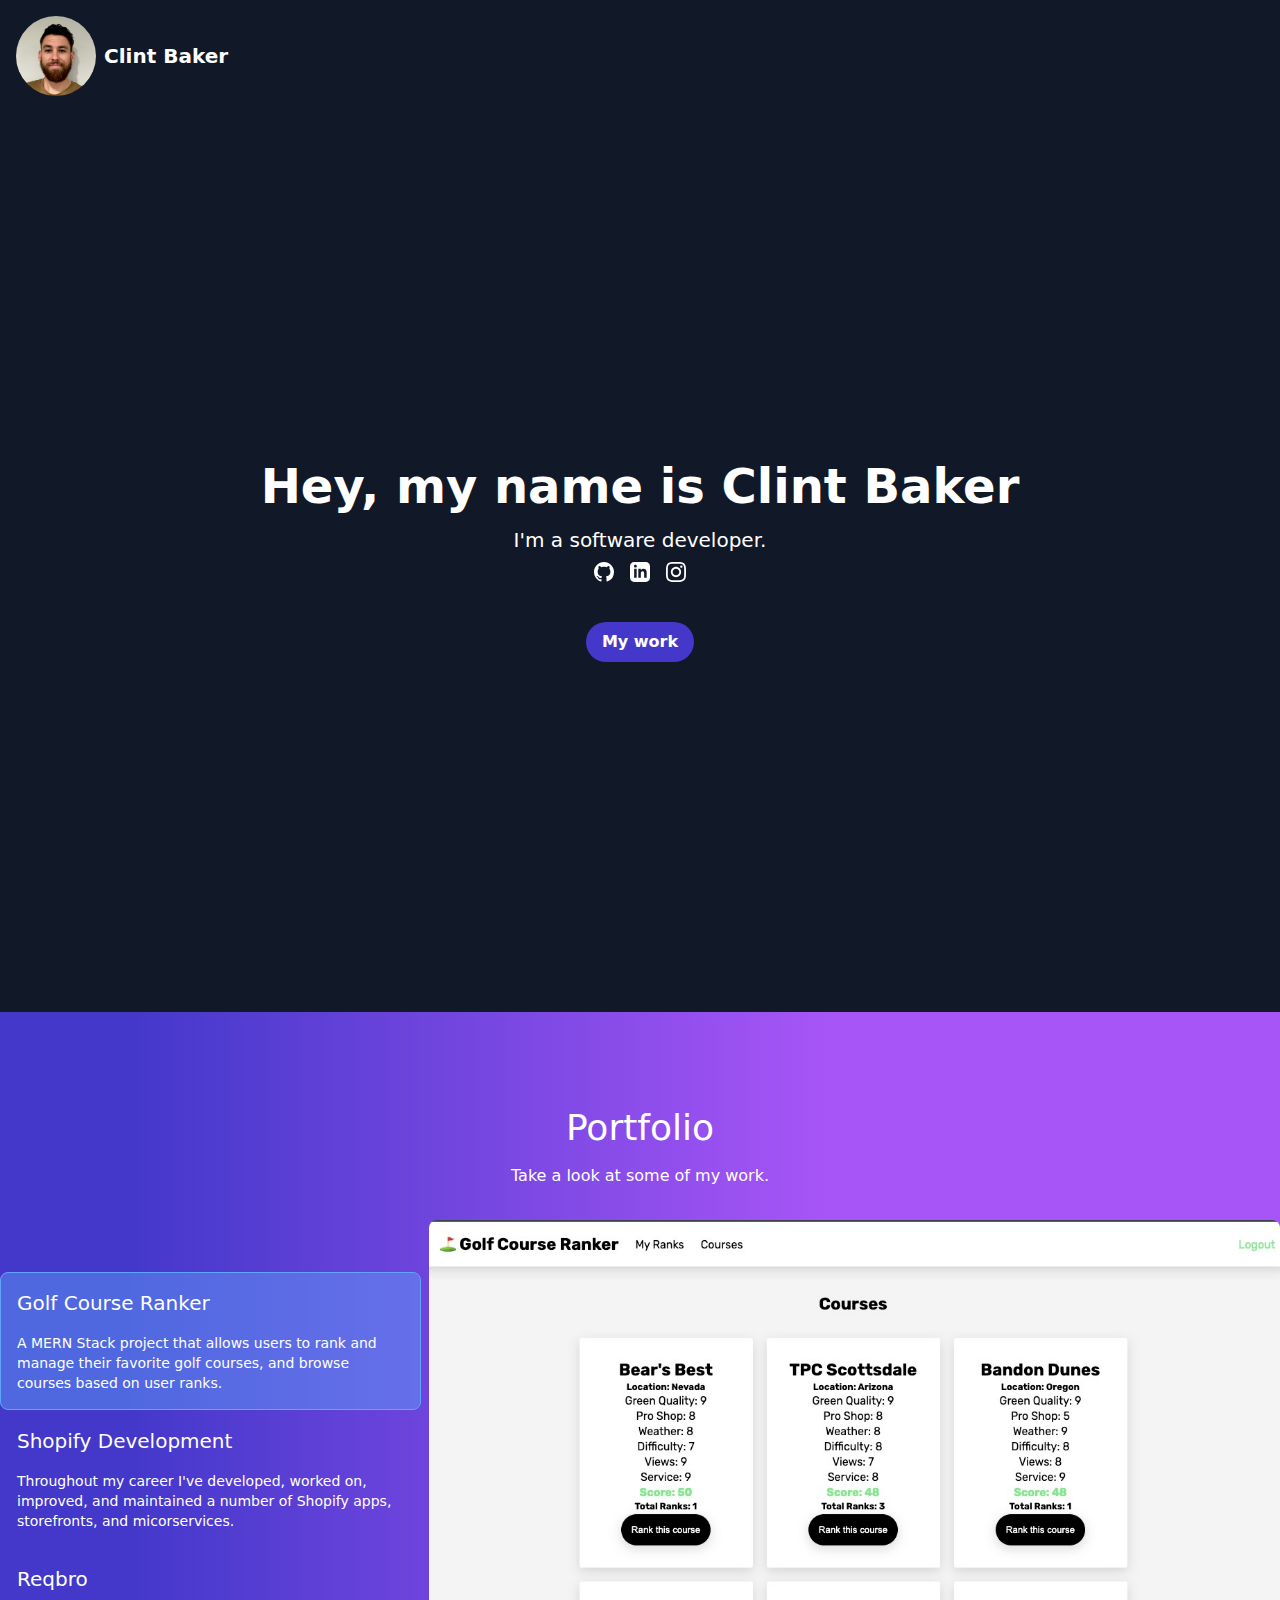
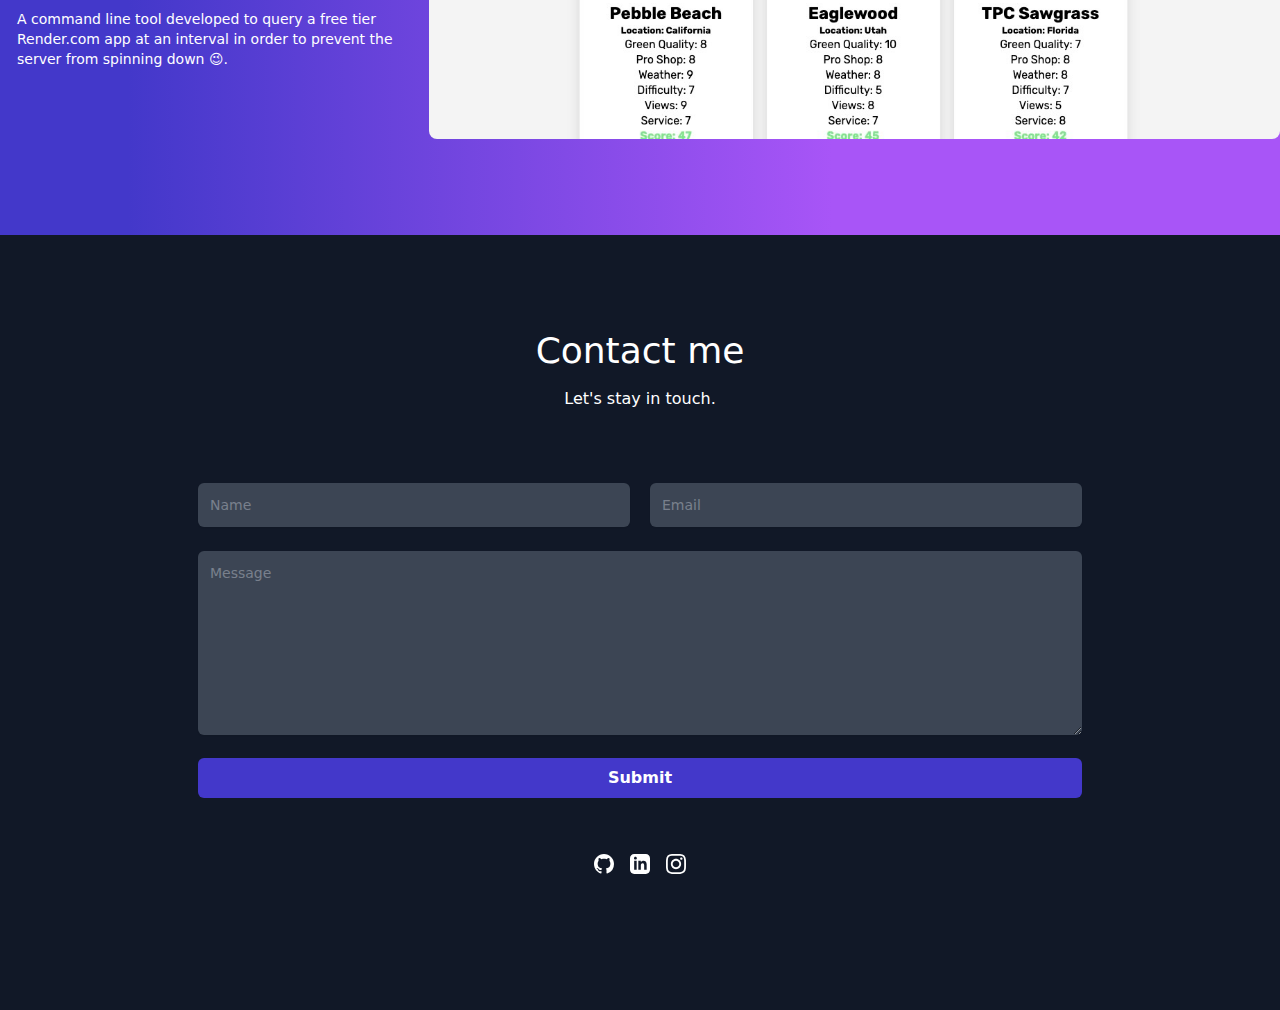
<file: index.html>
<!DOCTYPE html>
<html lang="en">
  <head>
    <meta charset="UTF-8" />
    <link rel="icon" href="/favicon.ico" />
    <meta name="viewport" content="width=device-width, initial-scale=1.0" />
    <title>Clint Baker | Full Stack Javascript</title>
    <script type="module" crossorigin src="assets/index-pnl7TWhL.js"></script>
    <link rel="stylesheet" crossorigin href="assets/index-CKXMVVgE.css" />
  </head>
  <body>
    <div id="root"></div>
  </body>
</html>
</file>
<file: assets/index-CKXMVVgE.css>
*,:before,:after{box-sizing:border-box;border-width:0;border-style:solid;border-color:#e5e7eb}:before,:after{--tw-content: ""}html,:host{line-height:1.5;-webkit-text-size-adjust:100%;-moz-tab-size:4;-o-tab-size:4;tab-size:4;font-family:ui-sans-serif,system-ui,sans-serif;font-feature-settings:normal;font-variation-settings:normal;-webkit-tap-highlight-color:transparent}body{margin:0;line-height:inherit}hr{height:0;color:inherit;border-top-width:1px}abbr:where([title]){-webkit-text-decoration:underline dotted;text-decoration:underline dotted}h1,h2,h3,h4,h5,h6{font-size:inherit;font-weight:inherit}a{color:inherit;text-decoration:inherit}b,strong{font-weight:bolder}code,kbd,samp,pre{font-family:ui-monospace,SFMono-Regular,Menlo,Monaco,Consolas,Liberation Mono,Courier New,monospace;font-feature-settings:normal;font-variation-settings:normal;font-size:1em}small{font-size:80%}sub,sup{font-size:75%;line-height:0;position:relative;vertical-align:baseline}sub{bottom:-.25em}sup{top:-.5em}table{text-indent:0;border-color:inherit;border-collapse:collapse}button,input,optgroup,select,textarea{font-family:inherit;font-feature-settings:inherit;font-variation-settings:inherit;font-size:100%;font-weight:inherit;line-height:inherit;color:inherit;margin:0;padding:0}button,select{text-transform:none}button,[type=button],[type=reset],[type=submit]{-webkit-appearance:button;background-color:transparent;background-image:none}:-moz-focusring{outline:auto}:-moz-ui-invalid{box-shadow:none}progress{vertical-align:baseline}::-webkit-inner-spin-button,::-webkit-outer-spin-button{height:auto}[type=search]{-webkit-appearance:textfield;outline-offset:-2px}::-webkit-search-decoration{-webkit-appearance:none}::-webkit-file-upload-button{-webkit-appearance:button;font:inherit}summary{display:list-item}blockquote,dl,dd,h1,h2,h3,h4,h5,h6,hr,figure,p,pre{margin:0}fieldset{margin:0;padding:0}legend{padding:0}ol,ul,menu{list-style:none;margin:0;padding:0}dialog{padding:0}textarea{resize:vertical}input::-moz-placeholder,textarea::-moz-placeholder{opacity:1;color:#9ca3af}input::placeholder,textarea::placeholder{opacity:1;color:#9ca3af}button,[role=button]{cursor:pointer}:disabled{cursor:default}img,svg,video,canvas,audio,iframe,embed,object{display:block;vertical-align:middle}img,video{max-width:100%;height:auto}[hidden]{display:none}*,:before,:after{--tw-border-spacing-x: 0;--tw-border-spacing-y: 0;--tw-translate-x: 0;--tw-translate-y: 0;--tw-rotate: 0;--tw-skew-x: 0;--tw-skew-y: 0;--tw-scale-x: 1;--tw-scale-y: 1;--tw-pan-x: ;--tw-pan-y: ;--tw-pinch-zoom: ;--tw-scroll-snap-strictness: proximity;--tw-gradient-from-position: ;--tw-gradient-via-position: ;--tw-gradient-to-position: ;--tw-ordinal: ;--tw-slashed-zero: ;--tw-numeric-figure: ;--tw-numeric-spacing: ;--tw-numeric-fraction: ;--tw-ring-inset: ;--tw-ring-offset-width: 0px;--tw-ring-offset-color: #fff;--tw-ring-color: rgb(59 130 246 / .5);--tw-ring-offset-shadow: 0 0 #0000;--tw-ring-shadow: 0 0 #0000;--tw-shadow: 0 0 #0000;--tw-shadow-colored: 0 0 #0000;--tw-blur: ;--tw-brightness: ;--tw-contrast: ;--tw-grayscale: ;--tw-hue-rotate: ;--tw-invert: ;--tw-saturate: ;--tw-sepia: ;--tw-drop-shadow: ;--tw-backdrop-blur: ;--tw-backdrop-brightness: ;--tw-backdrop-contrast: ;--tw-backdrop-grayscale: ;--tw-backdrop-hue-rotate: ;--tw-backdrop-invert: ;--tw-backdrop-opacity: ;--tw-backdrop-saturate: ;--tw-backdrop-sepia: }::backdrop{--tw-border-spacing-x: 0;--tw-border-spacing-y: 0;--tw-translate-x: 0;--tw-translate-y: 0;--tw-rotate: 0;--tw-skew-x: 0;--tw-skew-y: 0;--tw-scale-x: 1;--tw-scale-y: 1;--tw-pan-x: ;--tw-pan-y: ;--tw-pinch-zoom: ;--tw-scroll-snap-strictness: proximity;--tw-gradient-from-position: ;--tw-gradient-via-position: ;--tw-gradient-to-position: ;--tw-ordinal: ;--tw-slashed-zero: ;--tw-numeric-figure: ;--tw-numeric-spacing: ;--tw-numeric-fraction: ;--tw-ring-inset: ;--tw-ring-offset-width: 0px;--tw-ring-offset-color: #fff;--tw-ring-color: rgb(59 130 246 / .5);--tw-ring-offset-shadow: 0 0 #0000;--tw-ring-shadow: 0 0 #0000;--tw-shadow: 0 0 #0000;--tw-shadow-colored: 0 0 #0000;--tw-blur: ;--tw-brightness: ;--tw-contrast: ;--tw-grayscale: ;--tw-hue-rotate: ;--tw-invert: ;--tw-saturate: ;--tw-sepia: ;--tw-drop-shadow: ;--tw-backdrop-blur: ;--tw-backdrop-brightness: ;--tw-backdrop-contrast: ;--tw-backdrop-grayscale: ;--tw-backdrop-hue-rotate: ;--tw-backdrop-invert: ;--tw-backdrop-opacity: ;--tw-backdrop-saturate: ;--tw-backdrop-sepia: }.container{width:100%}@media (min-width: 640px){.container{max-width:640px}}@media (min-width: 768px){.container{max-width:768px}}@media (min-width: 1024px){.container{max-width:1024px}}@media (min-width: 1280px){.container{max-width:1280px}}@media (min-width: 1536px){.container{max-width:1536px}}.col-span-12{grid-column:span 12 / span 12}.m-2{margin:.5rem}.mx-1{margin-left:.25rem;margin-right:.25rem}.mx-4{margin-left:1rem;margin-right:1rem}.mx-6{margin-left:1.5rem;margin-right:1.5rem}.mx-auto{margin-left:auto;margin-right:auto}.mb-0{margin-bottom:0}.mb-10{margin-bottom:2.5rem}.mb-2{margin-bottom:.5rem}.mb-4{margin-bottom:1rem}.mb-8{margin-bottom:2rem}.ml-2{margin-left:.5rem}.mt-12{margin-top:3rem}.mt-3{margin-top:.75rem}.mt-4{margin-top:1rem}.mt-6{margin-top:1.5rem}.mt-8{margin-top:2rem}.flex{display:flex}.grid{display:grid}.hidden{display:none}.h-16{height:4rem}.h-20{height:5rem}.h-32{height:8rem}.h-6{height:1.5rem}.h-auto{height:auto}.h-fit{height:-moz-fit-content;height:fit-content}.h-full{height:100%}.h-screen{height:100vh}.w-20{width:5rem}.w-32{width:8rem}.w-full{width:100%}.max-w-4xl{max-width:56rem}.max-w-\[900px\]{max-width:900px}.max-w-sm{max-width:24rem}.cursor-pointer{cursor:pointer}.list-disc{list-style-type:disc}.grid-cols-12{grid-template-columns:repeat(12,minmax(0,1fr))}.flex-row{flex-direction:row}.flex-col{flex-direction:column}.items-center{align-items:center}.justify-center{justify-content:center}.justify-between{justify-content:space-between}.gap-1{gap:.25rem}.gap-2{gap:.5rem}.gap-3{gap:.75rem}.space-y-4>:not([hidden])~:not([hidden]){--tw-space-y-reverse: 0;margin-top:calc(1rem * calc(1 - var(--tw-space-y-reverse)));margin-bottom:calc(1rem * var(--tw-space-y-reverse))}.overflow-hidden{overflow:hidden}.rounded{border-radius:.25rem}.rounded-3xl{border-radius:1.5rem}.rounded-full{border-radius:9999px}.rounded-lg{border-radius:.5rem}.rounded-md{border-radius:.375rem}.rounded-t-\[40px\]{border-top-left-radius:40px;border-top-right-radius:40px}.border-\[1px\]{border-width:1px}.border-blue-400{--tw-border-opacity: 1;border-color:rgb(96 165 250 / var(--tw-border-opacity))}.border-transparent{border-color:transparent}.bg-blue-400{--tw-bg-opacity: 1;background-color:rgb(96 165 250 / var(--tw-bg-opacity))}.bg-blue-500{--tw-bg-opacity: 1;background-color:rgb(59 130 246 / var(--tw-bg-opacity))}.bg-blue-600{--tw-bg-opacity: 1;background-color:rgb(37 99 235 / var(--tw-bg-opacity))}.bg-gray-100{--tw-bg-opacity: 1;background-color:rgb(243 244 246 / var(--tw-bg-opacity))}.bg-gray-600{--tw-bg-opacity: 1;background-color:rgb(75 85 99 / var(--tw-bg-opacity))}.bg-gray-900{--tw-bg-opacity: 1;background-color:rgb(17 24 39 / var(--tw-bg-opacity))}.bg-indigo-700{--tw-bg-opacity: 1;background-color:rgb(67 56 202 / var(--tw-bg-opacity))}.bg-white{--tw-bg-opacity: 1;background-color:rgb(255 255 255 / var(--tw-bg-opacity))}.bg-opacity-45{--tw-bg-opacity: .45}.bg-gradient-to-r{background-image:linear-gradient(to right,var(--tw-gradient-stops))}.from-indigo-700{--tw-gradient-from: #4338ca var(--tw-gradient-from-position);--tw-gradient-to: rgb(67 56 202 / 0) var(--tw-gradient-to-position);--tw-gradient-stops: var(--tw-gradient-from), var(--tw-gradient-to)}.from-10\%{--tw-gradient-from-position: 10%}.via-purple-500{--tw-gradient-to: rgb(168 85 247 / 0) var(--tw-gradient-to-position);--tw-gradient-stops: var(--tw-gradient-from), #a855f7 var(--tw-gradient-via-position), var(--tw-gradient-to)}.via-65\%{--tw-gradient-via-position: 65%}.to-purple-500{--tw-gradient-to: #a855f7 var(--tw-gradient-to-position)}.to-90\%{--tw-gradient-to-position: 90%}.object-cover{-o-object-fit:cover;object-fit:cover}.p-10{padding:2.5rem}.p-2{padding:.5rem}.p-3{padding:.75rem}.p-4{padding:1rem}.px-0{padding-left:0;padding-right:0}.px-2{padding-left:.5rem;padding-right:.5rem}.px-3{padding-left:.75rem;padding-right:.75rem}.px-4{padding-left:1rem;padding-right:1rem}.px-6{padding-left:1.5rem;padding-right:1.5rem}.px-8{padding-left:2rem;padding-right:2rem}.py-2{padding-top:.5rem;padding-bottom:.5rem}.py-24{padding-top:6rem;padding-bottom:6rem}.py-4{padding-top:1rem;padding-bottom:1rem}.text-center{text-align:center}.text-2xl{font-size:1.5rem;line-height:2rem}.text-3xl{font-size:1.875rem;line-height:2.25rem}.text-4xl{font-size:2.25rem;line-height:2.5rem}.text-base{font-size:1rem;line-height:1.5rem}.text-lg{font-size:1.125rem;line-height:1.75rem}.text-sm{font-size:.875rem;line-height:1.25rem}.text-xl{font-size:1.25rem;line-height:1.75rem}.font-bold{font-weight:700}.font-semibold{font-weight:600}.text-black{--tw-text-opacity: 1;color:rgb(0 0 0 / var(--tw-text-opacity))}.text-blue-600{--tw-text-opacity: 1;color:rgb(37 99 235 / var(--tw-text-opacity))}.text-gray-700{--tw-text-opacity: 1;color:rgb(55 65 81 / var(--tw-text-opacity))}.text-indigo-700{--tw-text-opacity: 1;color:rgb(67 56 202 / var(--tw-text-opacity))}.text-white{--tw-text-opacity: 1;color:rgb(255 255 255 / var(--tw-text-opacity))}.underline{text-decoration-line:underline}.opacity-75{opacity:.75}.shadow-lg{--tw-shadow: 0 10px 15px -3px rgb(0 0 0 / .1), 0 4px 6px -4px rgb(0 0 0 / .1);--tw-shadow-colored: 0 10px 15px -3px var(--tw-shadow-color), 0 4px 6px -4px var(--tw-shadow-color);box-shadow:var(--tw-ring-offset-shadow, 0 0 #0000),var(--tw-ring-shadow, 0 0 #0000),var(--tw-shadow)}.shadow-sm{--tw-shadow: 0 1px 2px 0 rgb(0 0 0 / .05);--tw-shadow-colored: 0 1px 2px 0 var(--tw-shadow-color);box-shadow:var(--tw-ring-offset-shadow, 0 0 #0000),var(--tw-ring-shadow, 0 0 #0000),var(--tw-shadow)}.transition-all{transition-property:all;transition-timing-function:cubic-bezier(.4,0,.2,1);transition-duration:.15s}.duration-700{transition-duration:.7s}.ease-in{transition-timing-function:cubic-bezier(.4,0,1,1)}html{scroll-behavior:smooth}.hover\:rounded-3xl:hover{border-radius:1.5rem}.hover\:rounded-lg:hover{border-radius:.5rem}.hover\:bg-blue-400:hover{--tw-bg-opacity: 1;background-color:rgb(96 165 250 / var(--tw-bg-opacity))}.hover\:bg-blue-500:hover{--tw-bg-opacity: 1;background-color:rgb(59 130 246 / var(--tw-bg-opacity))}.hover\:bg-blue-700:hover{--tw-bg-opacity: 1;background-color:rgb(29 78 216 / var(--tw-bg-opacity))}.hover\:bg-indigo-800:hover{--tw-bg-opacity: 1;background-color:rgb(55 48 163 / var(--tw-bg-opacity))}.hover\:bg-opacity-45:hover{--tw-bg-opacity: .45}.focus\:outline-none:focus{outline:2px solid transparent;outline-offset:2px}.focus\:ring:focus{--tw-ring-offset-shadow: var(--tw-ring-inset) 0 0 0 var(--tw-ring-offset-width) var(--tw-ring-offset-color);--tw-ring-shadow: var(--tw-ring-inset) 0 0 0 calc(3px + var(--tw-ring-offset-width)) var(--tw-ring-color);box-shadow:var(--tw-ring-offset-shadow),var(--tw-ring-shadow),var(--tw-shadow, 0 0 #0000)}.focus\:ring-blue-300:focus{--tw-ring-opacity: 1;--tw-ring-color: rgb(147 197 253 / var(--tw-ring-opacity))}@media (min-width: 640px){.sm\:text-4xl{font-size:2.25rem;line-height:2.5rem}.sm\:text-sm{font-size:.875rem;line-height:1.25rem}}@media (min-width: 768px){.md\:col-span-4{grid-column:span 4 / span 4}.md\:col-span-6{grid-column:span 6 / span 6}.md\:col-span-8{grid-column:span 8 / span 8}.md\:mt-8{margin-top:2rem}.md\:space-x-2>:not([hidden])~:not([hidden]){--tw-space-x-reverse: 0;margin-right:calc(.5rem * var(--tw-space-x-reverse));margin-left:calc(.5rem * calc(1 - var(--tw-space-x-reverse)))}.md\:p-2{padding:.5rem}.md\:p-4{padding:1rem}.md\:px-0{padding-left:0;padding-right:0}.md\:text-base{font-size:1rem;line-height:1.5rem}.md\:text-xl{font-size:1.25rem;line-height:1.75rem}}@media (min-width: 1024px){.lg\:col-span-4{grid-column:span 4 / span 4}.lg\:col-span-8{grid-column:span 8 / span 8}.lg\:mx-0{margin-left:0;margin-right:0}.lg\:flex{display:flex}.lg\:hidden{display:none}.lg\:h-full{height:100%}.lg\:flex-col{flex-direction:column}.lg\:items-center{align-items:center}.lg\:justify-center{justify-content:center}.lg\:p-0{padding:0}.lg\:p-20{padding:5rem}.lg\:text-5xl{font-size:3rem;line-height:1}}
</file>
